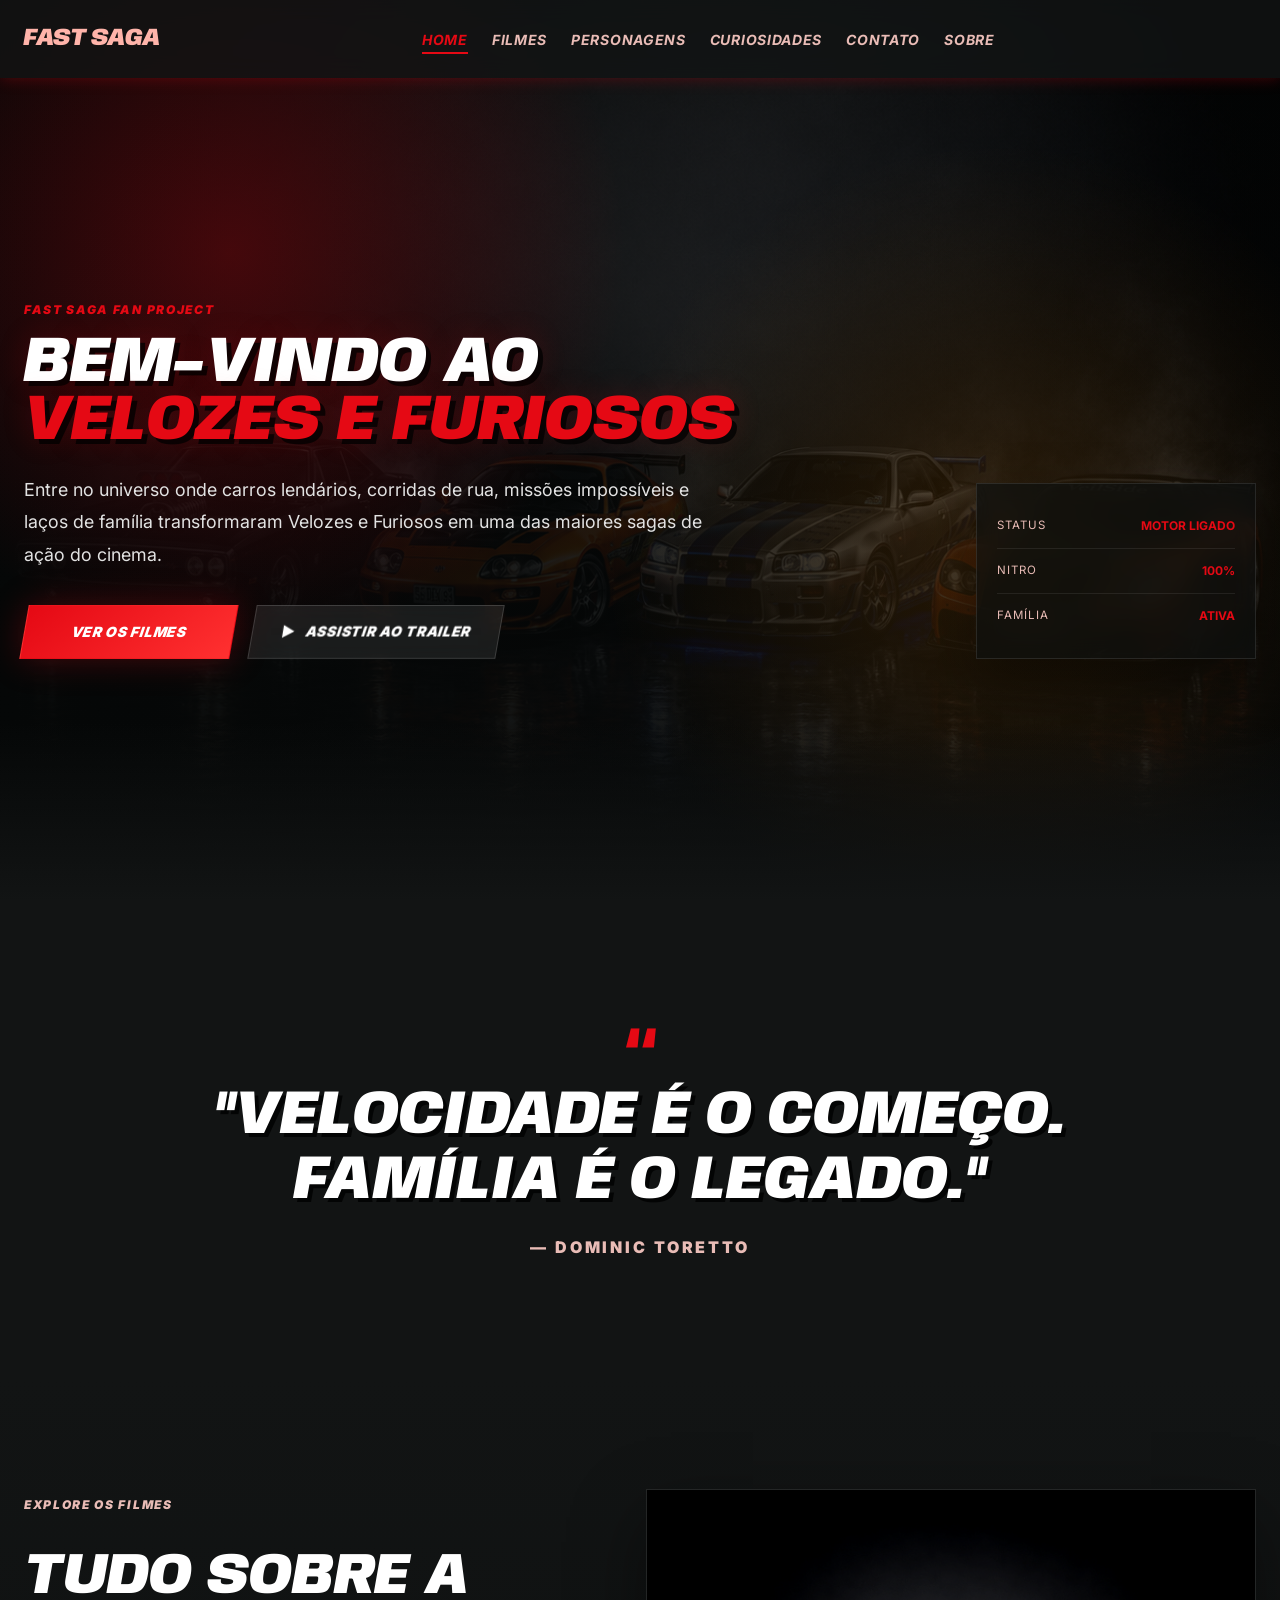
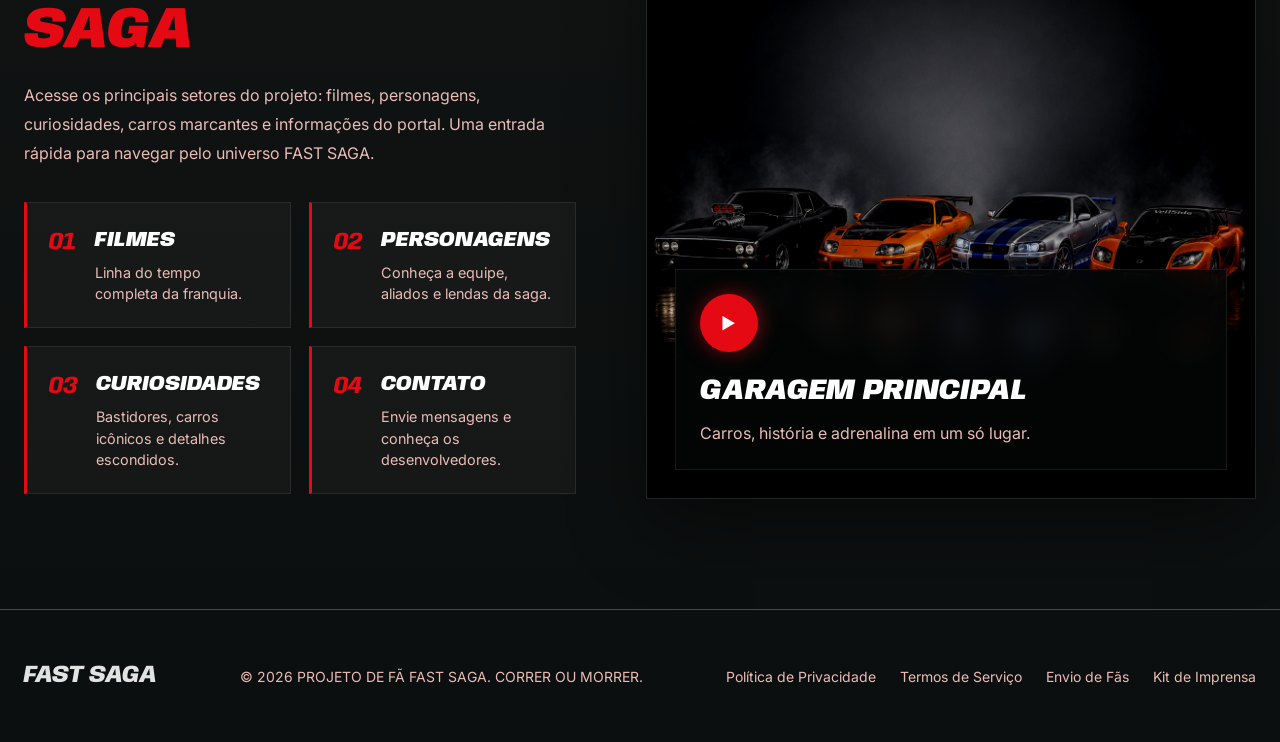
<file: index.html>
<!doctype html>
<html lang="pt-BR">
  <head>
    <meta charset="UTF-8" />
    <meta name="viewport" content="width=device-width, initial-scale=1.0" />

    <title>FAST SAGA - Home</title>

    <link rel="icon" type="image/png" href="img/favicon.ico" />
    <link rel="preconnect" href="https://fonts.googleapis.com" />
    <link rel="preconnect" href="https://fonts.gstatic.com" crossorigin />
    <link
      href="https://fonts.googleapis.com/css2?family=Anybody:ital,wght@0,700;0,800;0,900;1,700;1,800;1,900&family=Inter:wght@400;700&display=swap"
      rel="stylesheet"
    />
    <link
      href="https://fonts.googleapis.com/css2?family=Material+Symbols+Outlined:wght,FILL@100..700,0..1&display=swap"
      rel="stylesheet"
    />

    <link rel="stylesheet" href="./css/style.css" />
    <script src="./js/components.js" defer></script>
  </head>

  <body>
    <header-navbar active="home"></header-navbar>

    <main class="home-main">
      <section class="home-hero" aria-labelledby="home-title">
        <div class="container home-hero-wrapper">
          <div class="home-hero-content">
            <p class="home-eyebrow">FAST SAGA FAN PROJECT</p>

            <h1 id="home-title" class="home-title">
              Bem-vindo ao
              <span>Velozes e Furiosos</span>
            </h1>

            <p class="home-description">
              Entre no universo onde carros lendários, corridas de rua, missões
              impossíveis e laços de família transformaram Velozes e Furiosos em
              uma das maiores sagas de ação do cinema.
            </p>

            <div class="home-actions">
              <a href="./filme.html" class="home-btn home-btn-primary">
                Ver os Filmes
              </a>

              <a
                href="https://www.youtube.com/watch?v=DXc8tiB8TBI"
                class="home-btn home-btn-glass"
              >
                <span>▶</span>
                Assistir ao Trailer
              </a>
            </div>
          </div>

          <aside class="home-status-card" aria-label="Status da garagem">
            <div>
              <span>Status</span>
              <strong>Motor ligado</strong>
            </div>

            <div>
              <span>Nitro</span>
              <strong>100%</strong>
            </div>

            <div>
              <span>Família</span>
              <strong>Ativa</strong>
            </div>
          </aside>
        </div>
      </section>

      <section class="home-quote">
        <div class="container home-quote-content">
          <span>“</span>
          <blockquote>"Velocidade é o começo. Família é o legado."</blockquote>
          <p>— DOMINIC TORETTO</p>
        </div>
      </section>

      <section class="home-archive" id="arquivo">
        <div class="container home-archive-grid">
          <div class="home-archive-content">
            <p class="home-eyebrow">explore os filmes</p>

            <h2>
              Tudo sobre a
              <span>saga</span>
            </h2>

            <p>
              Acesse os principais setores do projeto: filmes, personagens,
              curiosidades, carros marcantes e informações do portal. Uma
              entrada rápida para navegar pelo universo FAST SAGA.
            </p>

            <div class="home-archive-links">
              <a href="./filme.html" class="home-archive-link">
                <strong>01</strong>
                <div>
                  <h3>Filmes</h3>
                  <p>Linha do tempo completa da franquia.</p>
                </div>
              </a>

              <a href="./personagens.html" class="home-archive-link">
                <strong>02</strong>
                <div>
                  <h3>Personagens</h3>
                  <p>Conheça a equipe, aliados e lendas da saga.</p>
                </div>
              </a>

              <a href="./curiosidades.html" class="home-archive-link">
                <strong>03</strong>
                <div>
                  <h3>Curiosidades</h3>
                  <p>Bastidores, carros icônicos e detalhes escondidos.</p>
                </div>
              </a>

              <a href="./contato.html" class="home-archive-link">
                <strong>04</strong>
                <div>
                  <h3>Contato</h3>
                  <p>Envie mensagens e conheça os desenvolvedores.</p>
                </div>
              </a>
            </div>
          </div>

          <div class="home-showcase-card">
            <img src="./img/ff.png" alt="Carros icônicos da saga reunidos" />

            <div class="home-showcase-overlay">
              <a
                href="https://www.youtube.com/watch?v=tVSJVSATKOc"
                class="play-link"
              >
                <span>▶</span>
              </a>
              <h3>Garagem principal</h3>
              <p>Carros, história e adrenalina em um só lugar.</p>
            </div>
          </div>
        </div>
      </section>
    </main>

    <footer-section></footer-section>
  </body>
</html>
</file>
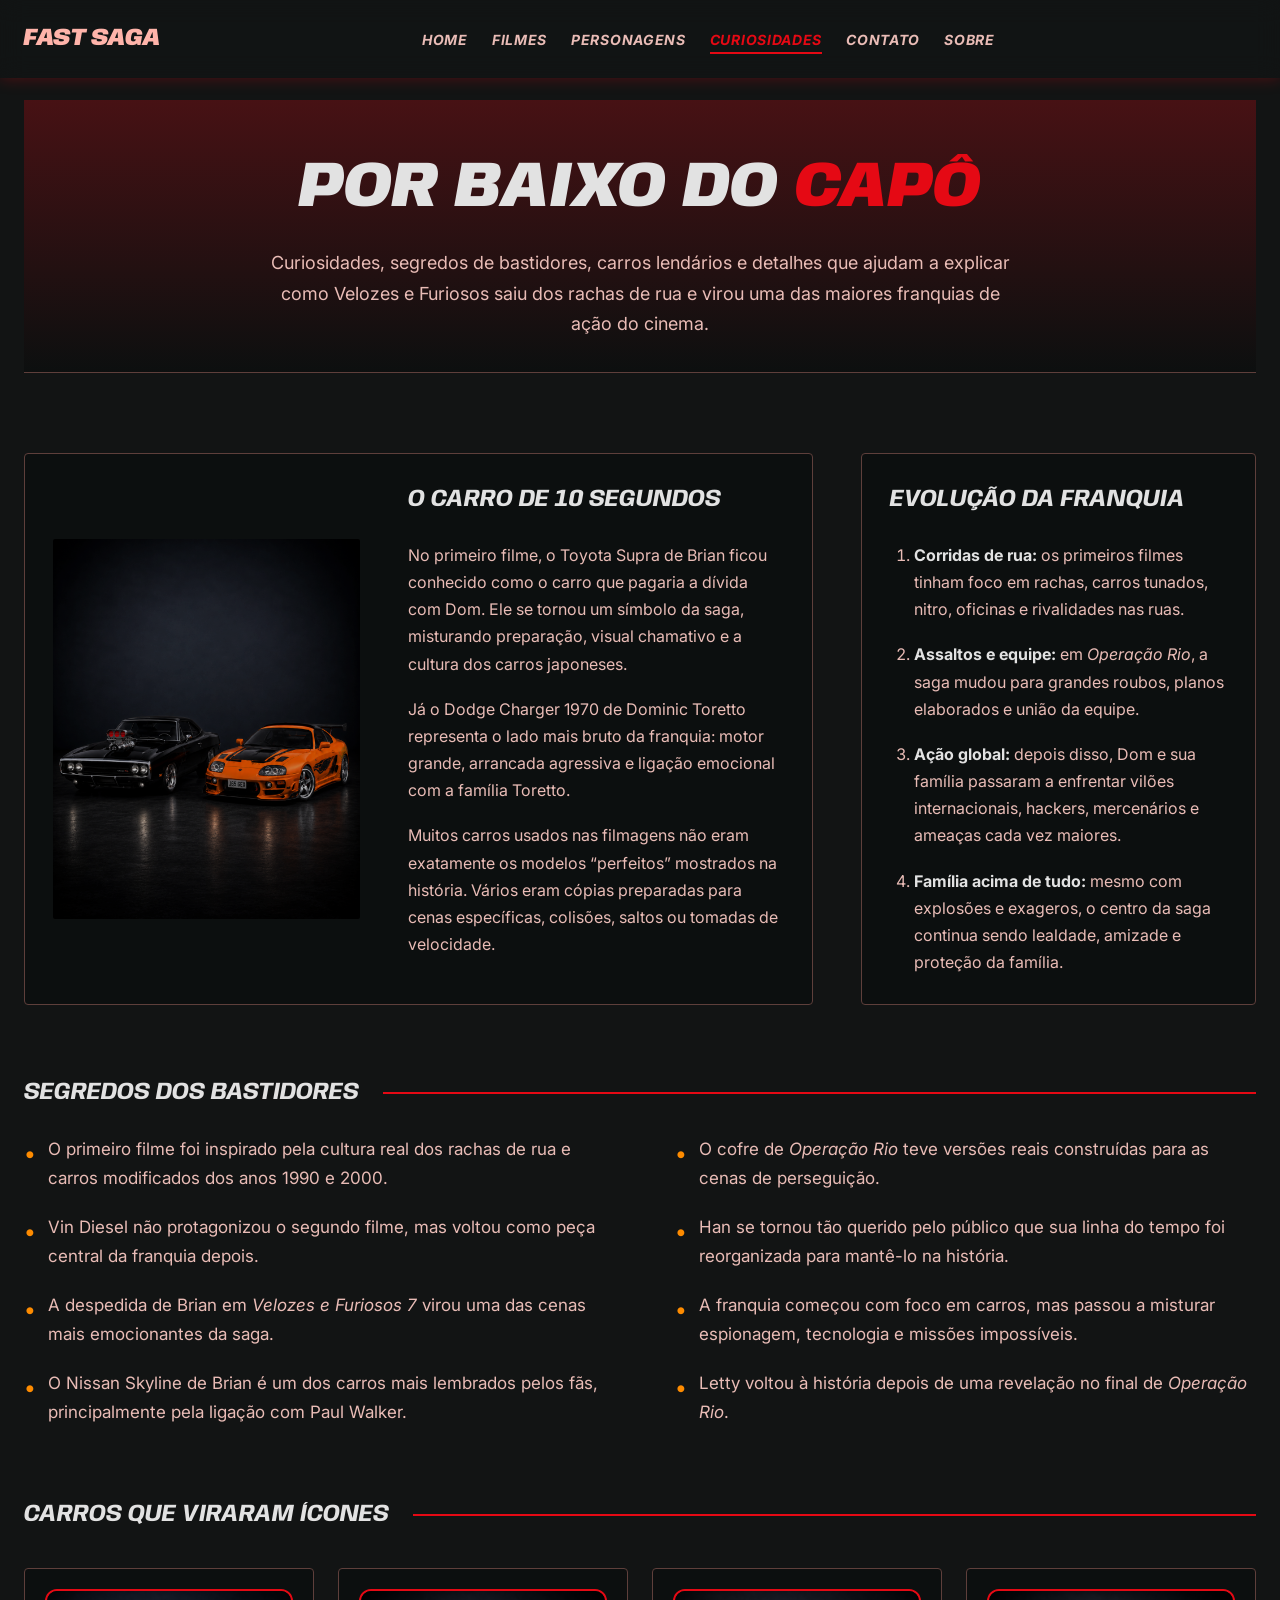
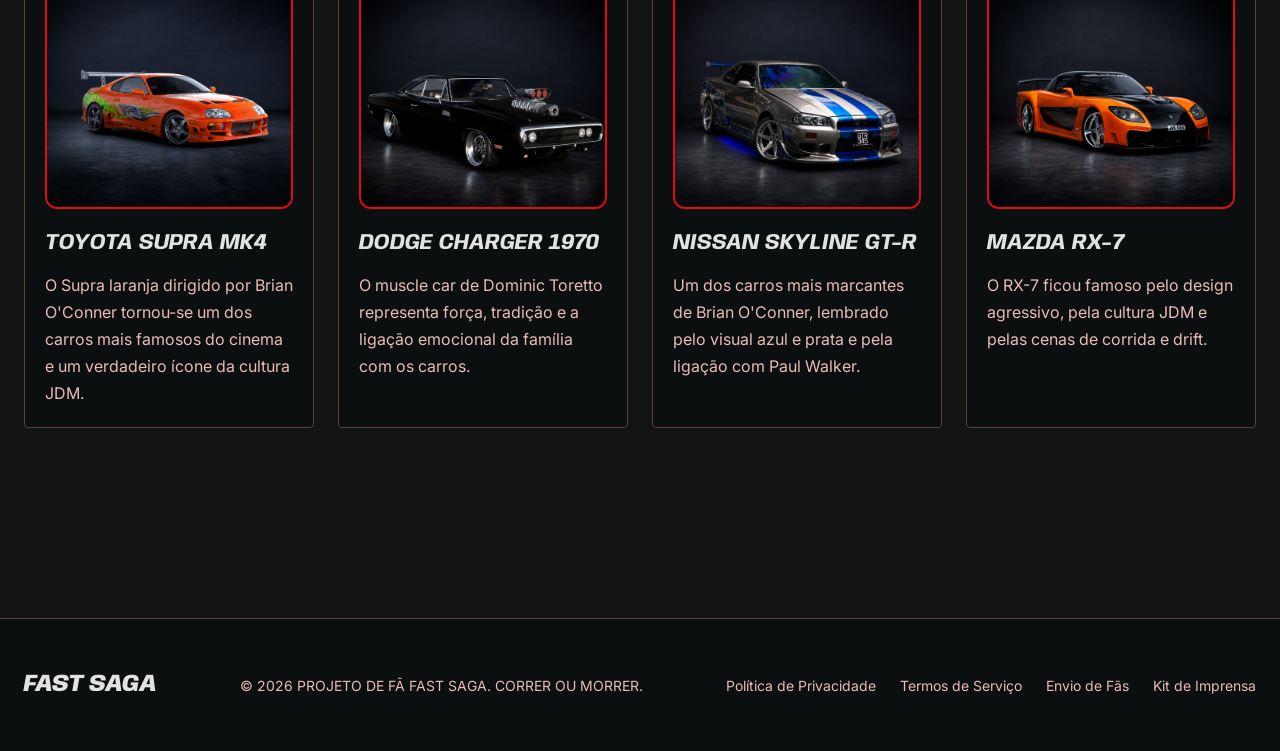
<file: curiosidades.html>
<!doctype html>
<html lang="pt-br">
  <head>
    <meta charset="utf-8" />
    <meta name="viewport" content="width=device-width, initial-scale=1.0" />

    <title>FAST SAGA - Curiosidades</title>
    <link rel="icon" type="image/png" href="img/favicon.ico" />
    <link rel="preconnect" href="https://fonts.googleapis.com" />
    <link rel="preconnect" href="https://fonts.gstatic.com" crossorigin />
    <link
      href="https://fonts.googleapis.com/css2?family=Anybody:ital,wght@0,700;0,800;0,900;1,700;1,800;1,900&family=Inter:wght@400;700&display=swap"
      rel="stylesheet"
    />
    <link
      href="https://fonts.googleapis.com/css2?family=Material+Symbols+Outlined:wght,FILL@100..700,0..1&display=swap"
      rel="stylesheet"
    />

    <link rel="stylesheet" href="css/style.css" />

    <script src="js/components.js" defer></script>
    <script src="js/main.js" defer></script>
  </head>

  <body>
    <header-navbar active="curiosities"></header-navbar>

    <main class="movies-main">
      <section class="container movies-section">
        <div class="page-title">
          <h1>POR BAIXO DO <span>CAPÔ</span></h1>

          <p>
            Curiosidades, segredos de bastidores, carros lendários e detalhes
            que ajudam a explicar como Velozes e Furiosos saiu dos rachas de rua
            e virou uma das maiores franquias de ação do cinema.
          </p>
        </div>

        <div class="curiosities-grid">
          <article class="curiosity-card wide">
            <div class="car-image">
              <img
                src="img/chargersupra.png"
                alt="Toyota Supra & Dodge Charger"
              />
            </div>

            <div>
              <h2>O CARRO DE 10 SEGUNDOS</h2>

              <p>
                No primeiro filme, o Toyota Supra de Brian ficou conhecido como
                o carro que pagaria a dívida com Dom. Ele se tornou um símbolo
                da saga, misturando preparação, visual chamativo e a cultura dos
                carros japoneses.
              </p>

              <p>
                Já o Dodge Charger 1970 de Dominic Toretto representa o lado
                mais bruto da franquia: motor grande, arrancada agressiva e
                ligação emocional com a família Toretto.
              </p>

              <p>
                Muitos carros usados nas filmagens não eram exatamente os
                modelos “perfeitos” mostrados na história. Vários eram cópias
                preparadas para cenas específicas, colisões, saltos ou tomadas
                de velocidade.
              </p>
            </div>
          </article>

          <aside class="curiosity-card">
            <h2>EVOLUÇÃO DA FRANQUIA</h2>

            <ol class="evolution-list">
              <li>
                <strong>Corridas de rua:</strong>
                os primeiros filmes tinham foco em rachas, carros tunados,
                nitro, oficinas e rivalidades nas ruas.
              </li>

              <li>
                <strong>Assaltos e equipe:</strong>
                em <em>Operação Rio</em>, a saga mudou para grandes roubos,
                planos elaborados e união da equipe.
              </li>

              <li>
                <strong>Ação global:</strong>
                depois disso, Dom e sua família passaram a enfrentar vilões
                internacionais, hackers, mercenários e ameaças cada vez maiores.
              </li>

              <li>
                <strong>Família acima de tudo:</strong>
                mesmo com explosões e exageros, o centro da saga continua sendo
                lealdade, amizade e proteção da família.
              </li>
            </ol>
          </aside>
        </div>

        <section class="secrets-section">
          <h2>SEGREDOS DOS BASTIDORES</h2>

          <ul class="secrets-grid">
            <li>
              O primeiro filme foi inspirado pela cultura real dos rachas de rua
              e carros modificados dos anos 1990 e 2000.
            </li>

            <li>
              O cofre de <em>Operação Rio</em> teve versões reais construídas
              para as cenas de perseguição.
            </li>

            <li>
              Vin Diesel não protagonizou o segundo filme, mas voltou como peça
              central da franquia depois.
            </li>

            <li>
              Han se tornou tão querido pelo público que sua linha do tempo foi
              reorganizada para mantê-lo na história.
            </li>

            <li>
              A despedida de Brian em <em>Velozes e Furiosos 7</em> virou uma
              das cenas mais emocionantes da saga.
            </li>

            <li>
              A franquia começou com foco em carros, mas passou a misturar
              espionagem, tecnologia e missões impossíveis.
            </li>

            <li>
              O Nissan Skyline de Brian é um dos carros mais lembrados pelos
              fãs, principalmente pela ligação com Paul Walker.
            </li>

            <li>
              Letty voltou à história depois de uma revelação no final de
              <em>Operação Rio</em>.
            </li>
          </ul>
        </section>

        <section class="secrets-section curiosities-extra">
          <h2>CARROS QUE VIRARAM ÍCONES</h2>

          <div class="iconic-cars">
            <article class="iconic-card">
              <div class="iconic-image">
                <img src="img/supra.png" alt="Toyota Supra MK4" />
              </div>

              <h3>Toyota Supra MK4</h3>

              <p>
                O Supra laranja dirigido por Brian O'Conner tornou-se um dos
                carros mais famosos do cinema e um verdadeiro ícone da cultura
                JDM.
              </p>
            </article>

            <article class="iconic-card">
              <div class="iconic-image">
                <img src="img/charger.png" alt="Dodge Charger 1970" />
              </div>

              <h3>Dodge Charger 1970</h3>

              <p>
                O muscle car de Dominic Toretto representa força, tradição e a
                ligação emocional da família com os carros.
              </p>
            </article>

            <article class="iconic-card">
              <div class="iconic-image">
                <img src="img/gtr.png" alt="Nissan Skyline GT-R" />
              </div>

              <h3>Nissan Skyline GT-R</h3>

              <p>
                Um dos carros mais marcantes de Brian O'Conner, lembrado pelo
                visual azul e prata e pela ligação com Paul Walker.
              </p>
            </article>

            <article class="iconic-card">
              <div class="iconic-image">
                <img src="img/rx7.png" alt="Mazda RX-7" />
              </div>

              <h3>Mazda RX-7</h3>

              <p>
                O RX-7 ficou famoso pelo design agressivo, pela cultura JDM e
                pelas cenas de corrida e drift.
              </p>
            </article>
          </div>
        </section>
      </section>
    </main>

    <footer-section></footer-section>
  </body>
</html>
</file>
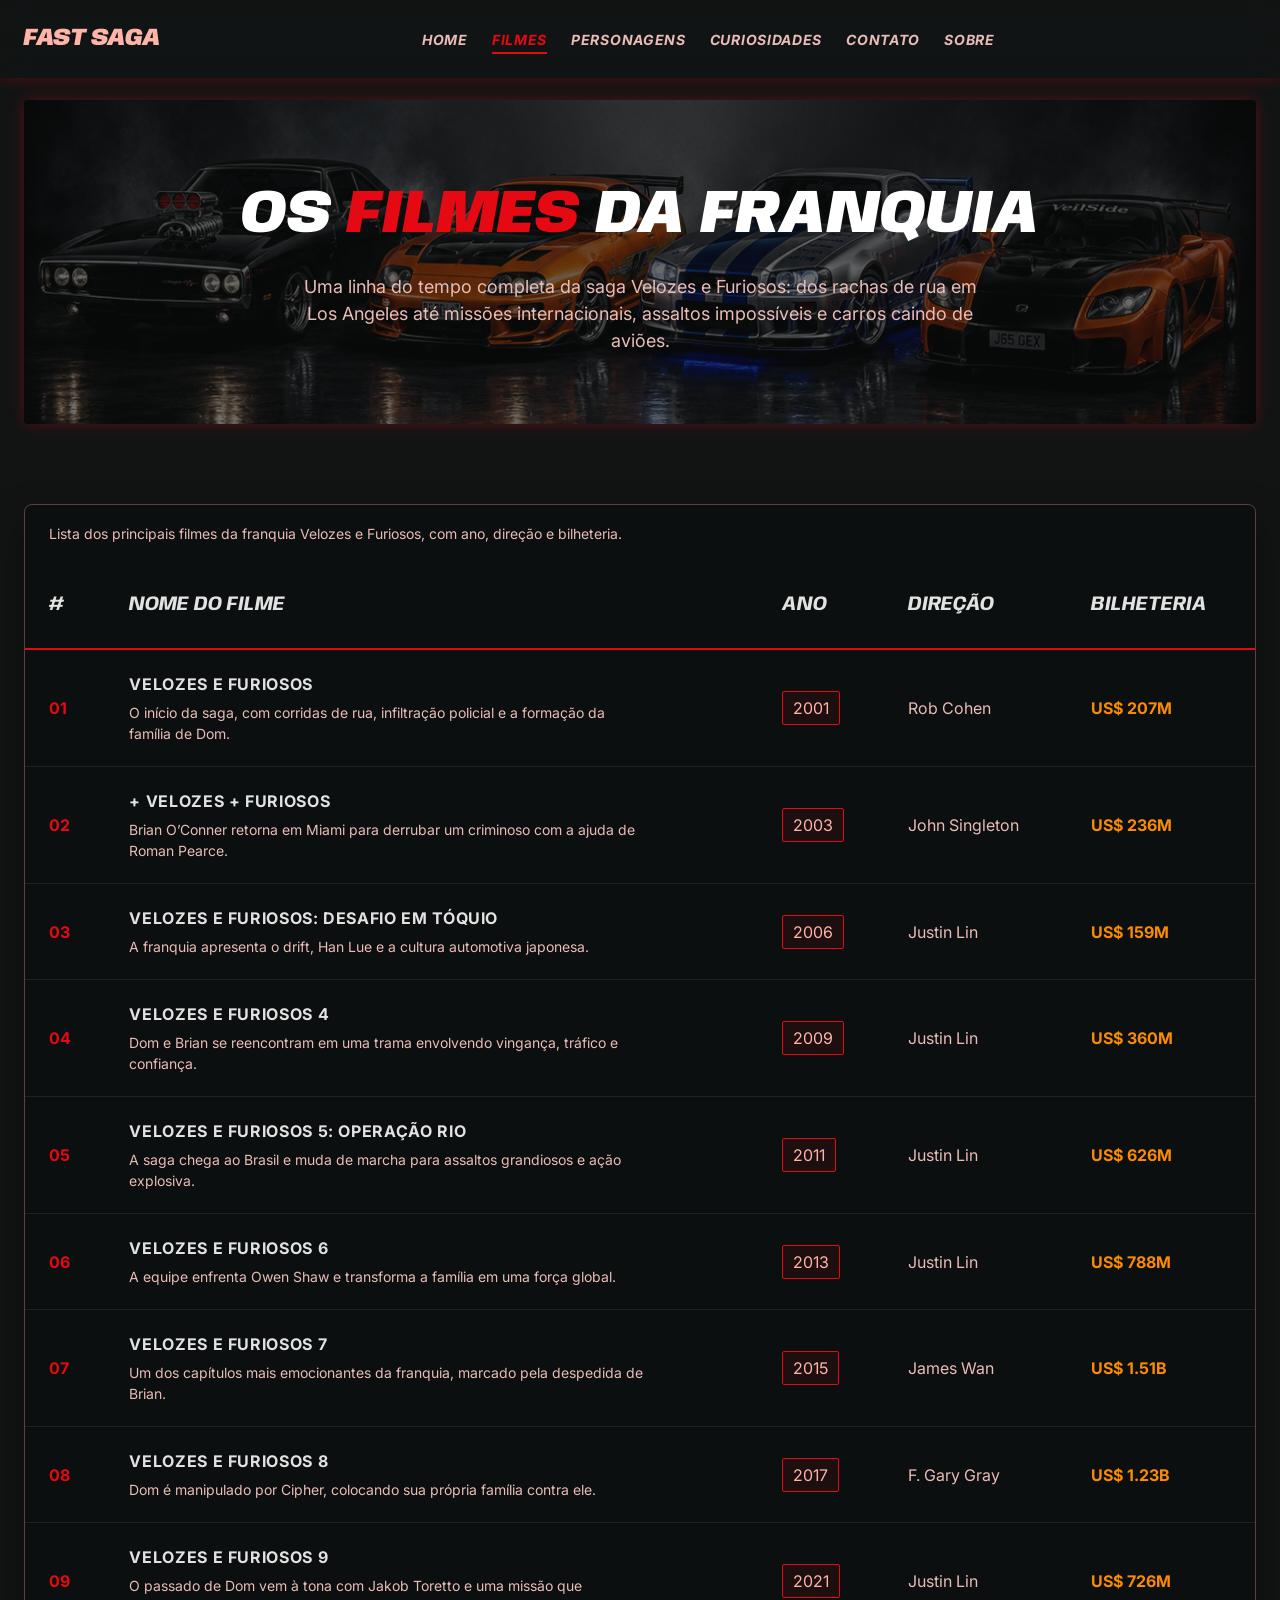
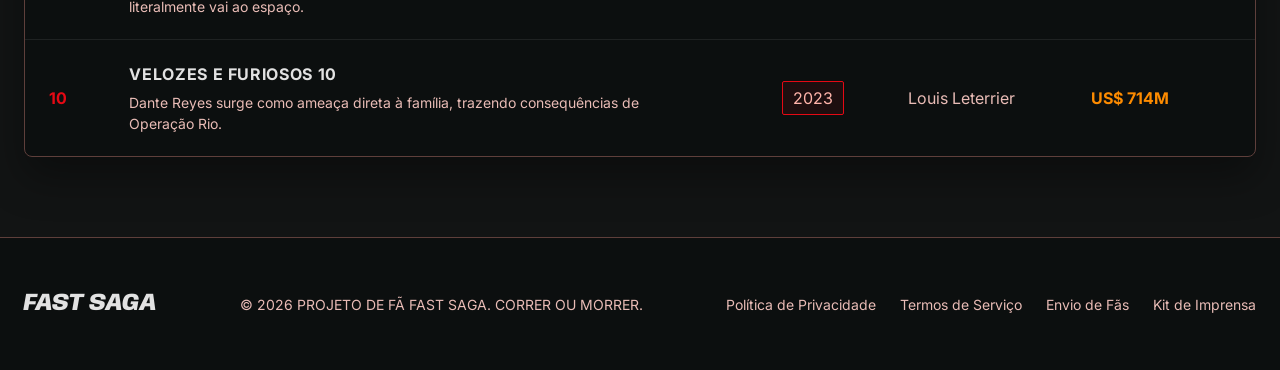
<file: filme.html>
<!doctype html>
<html lang="pt-br">
  <head>
    <meta charset="utf-8" />
    <meta name="viewport" content="width=device-width, initial-scale=1.0" />
    <title>FAST SAGA - Filmes</title>

    <link rel="icon" type="image/png" href="img/favicon.ico" />
    <link rel="preconnect" href="https://fonts.googleapis.com" />
    <link rel="preconnect" href="https://fonts.gstatic.com" crossorigin />
    <link
      href="https://fonts.googleapis.com/css2?family=Anybody:ital,wght@0,700;0,800;0,900;1,700;1,800;1,900&family=Inter:wght@400;700&display=swap"
      rel="stylesheet"
    />
    <link
      href="https://fonts.googleapis.com/css2?family=Material+Symbols+Outlined:wght,FILL@100..700,0..1&display=swap"
      rel="stylesheet"
    />

    <link rel="stylesheet" href="css/style.css" />

    <script src="js/components.js" defer></script>
    <script src="js/main.js" defer></script>
  </head>

  <body>
    <header-navbar active="movies"></header-navbar>

    <main class="movies-main">
      <section class="container movies-section">
        <div class="movies-hero">
          <h1>OS <span>FILMES</span> DA FRANQUIA</h1>
          <p>
            Uma linha do tempo completa da saga Velozes e Furiosos: dos rachas
            de rua em Los Angeles até missões internacionais, assaltos
            impossíveis e carros caindo de aviões.
          </p>
        </div>

        <div class="movies-table-wrapper">
          <table class="movies-table">
            <caption>
              Lista dos principais filmes da franquia Velozes e Furiosos, com
              ano, direção e bilheteria.
            </caption>

            <thead>
              <tr>
                <th scope="col">#</th>
                <th scope="col">Nome do Filme</th>
                <th scope="col">Ano</th>
                <th scope="col">Direção</th>
                <th scope="col">Bilheteria</th>
              </tr>
            </thead>

            <tbody>
              <tr>
                <td>01</td>
                <td>
                  <strong>Velozes e Furiosos</strong>
                  <span
                    >O início da saga, com corridas de rua, infiltração policial
                    e a formação da família de Dom.</span
                  >
                </td>
                <td><span class="year">2001</span></td>
                <td>Rob Cohen</td>
                <td class="money">US$ 207M</td>
              </tr>

              <tr>
                <td>02</td>
                <td>
                  <strong>+ Velozes + Furiosos</strong>
                  <span
                    >Brian O’Conner retorna em Miami para derrubar um criminoso
                    com a ajuda de Roman Pearce.</span
                  >
                </td>
                <td><span class="year">2003</span></td>
                <td>John Singleton</td>
                <td class="money">US$ 236M</td>
              </tr>

              <tr>
                <td>03</td>
                <td>
                  <strong>Velozes e Furiosos: Desafio em Tóquio</strong>
                  <span
                    >A franquia apresenta o drift, Han Lue e a cultura
                    automotiva japonesa.</span
                  >
                </td>
                <td><span class="year">2006</span></td>
                <td>Justin Lin</td>
                <td class="money">US$ 159M</td>
              </tr>

              <tr>
                <td>04</td>
                <td>
                  <strong>Velozes e Furiosos 4</strong>
                  <span
                    >Dom e Brian se reencontram em uma trama envolvendo
                    vingança, tráfico e confiança.</span
                  >
                </td>
                <td><span class="year">2009</span></td>
                <td>Justin Lin</td>
                <td class="money">US$ 360M</td>
              </tr>

              <tr>
                <td>05</td>
                <td>
                  <strong>Velozes e Furiosos 5: Operação Rio</strong>
                  <span
                    >A saga chega ao Brasil e muda de marcha para assaltos
                    grandiosos e ação explosiva.</span
                  >
                </td>
                <td><span class="year">2011</span></td>
                <td>Justin Lin</td>
                <td class="money">US$ 626M</td>
              </tr>

              <tr>
                <td>06</td>
                <td>
                  <strong>Velozes e Furiosos 6</strong>
                  <span
                    >A equipe enfrenta Owen Shaw e transforma a família em uma
                    força global.</span
                  >
                </td>
                <td><span class="year">2013</span></td>
                <td>Justin Lin</td>
                <td class="money">US$ 788M</td>
              </tr>

              <tr>
                <td>07</td>
                <td>
                  <strong>Velozes e Furiosos 7</strong>
                  <span
                    >Um dos capítulos mais emocionantes da franquia, marcado
                    pela despedida de Brian.</span
                  >
                </td>
                <td><span class="year">2015</span></td>
                <td>James Wan</td>
                <td class="money">US$ 1.51B</td>
              </tr>

              <tr>
                <td>08</td>
                <td>
                  <strong>Velozes e Furiosos 8</strong>
                  <span
                    >Dom é manipulado por Cipher, colocando sua própria família
                    contra ele.</span
                  >
                </td>
                <td><span class="year">2017</span></td>
                <td>F. Gary Gray</td>
                <td class="money">US$ 1.23B</td>
              </tr>

              <tr>
                <td>09</td>
                <td>
                  <strong>Velozes e Furiosos 9</strong>
                  <span
                    >O passado de Dom vem à tona com Jakob Toretto e uma missão
                    que literalmente vai ao espaço.</span
                  >
                </td>
                <td><span class="year">2021</span></td>
                <td>Justin Lin</td>
                <td class="money">US$ 726M</td>
              </tr>

              <tr>
                <td>10</td>
                <td>
                  <strong>Velozes e Furiosos 10</strong>
                  <span
                    >Dante Reyes surge como ameaça direta à família, trazendo
                    consequências de Operação Rio.</span
                  >
                </td>
                <td><span class="year">2023</span></td>
                <td>Louis Leterrier</td>
                <td class="money">US$ 714M</td>
              </tr>
            </tbody>
          </table>
        </div>
      </section>
    </main>

    <footer-section></footer-section>
  </body>
</html>
</file>
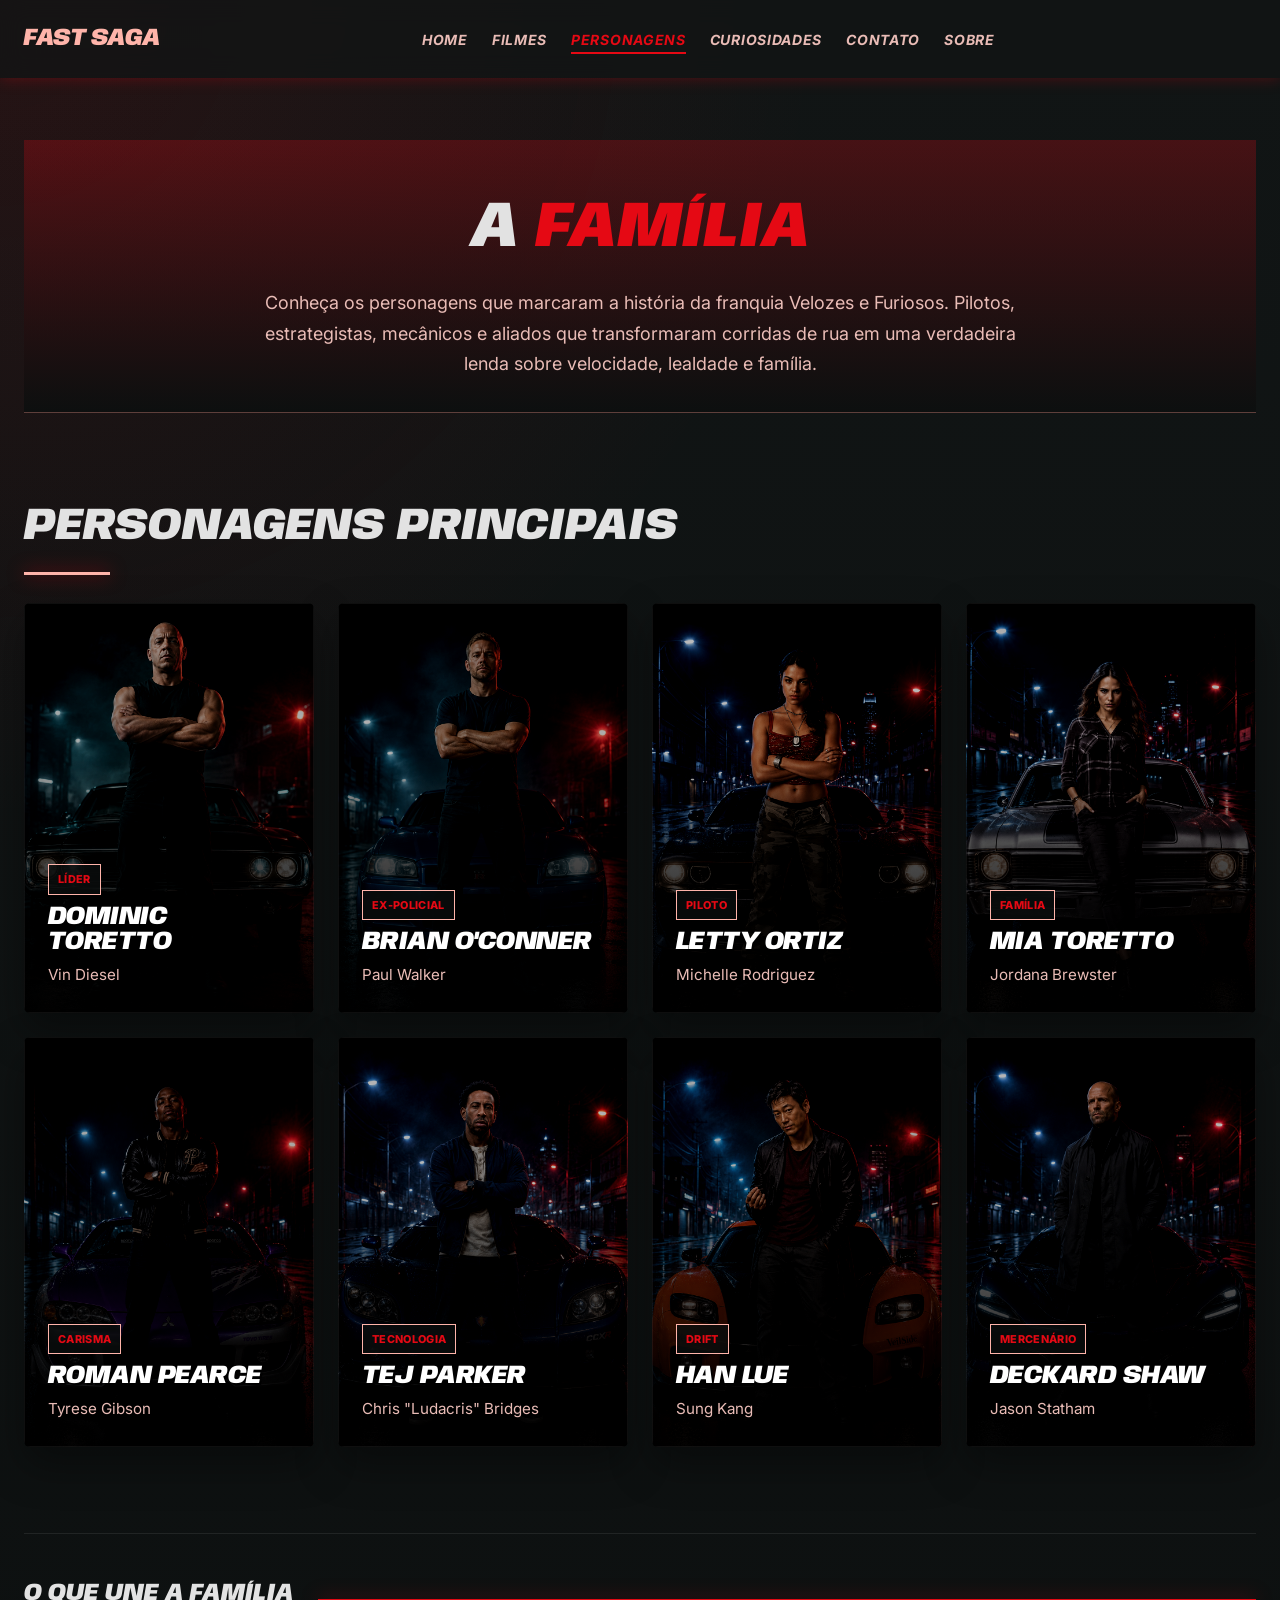
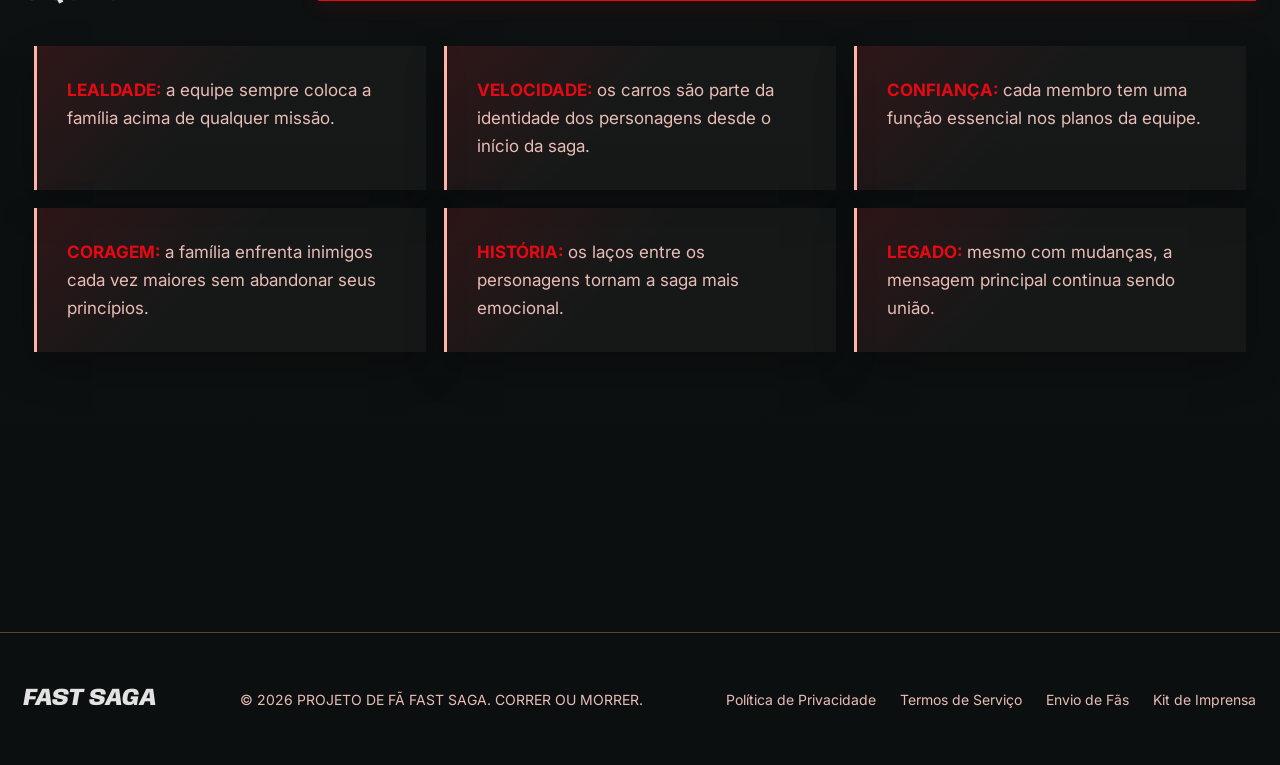
<file: personagens.html>
<!doctype html>
<html lang="pt-br">
  <head>
    <meta charset="utf-8" />

    <meta name="viewport" content="width=device-width, initial-scale=1.0" />

    <title>FAST SAGA - Personagens</title>

    <link rel="icon" type="image/png" href="img/favicon.ico" />

    <link rel="preconnect" href="https://fonts.googleapis.com" />
    <link rel="preconnect" href="https://fonts.gstatic.com" crossorigin />

    <link
      href="https://fonts.googleapis.com/css2?family=Anybody:ital,wght@0,700;0,800;0,900;1,700;1,800;1,900&family=Inter:wght@400;700&display=swap"
      rel="stylesheet"
    />

    <link
      href="https://fonts.googleapis.com/css2?family=Material+Symbols+Outlined:wght,FILL@100..700,0..1&display=swap"
      rel="stylesheet"
    />

    <link rel="stylesheet" href="css/style.css" />

    <script src="js/components.js" defer></script>
    <script src="js/main.js" defer></script>
  </head>

  <body>
    <header-navbar active="characters"></header-navbar>

    <main class="movies-main characters-main">
      <section class="container characters-section">
        <div class="page-title">
          <h1>A <span>FAMÍLIA</span></h1>

          <p>
            Conheça os personagens que marcaram a história da franquia Velozes e
            Furiosos. Pilotos, estrategistas, mecânicos e aliados que
            transformaram corridas de rua em uma verdadeira lenda sobre
            velocidade, lealdade e família.
          </p>
        </div>

        <section
          class="characters-grid-section"
          aria-labelledby="characters-grid-title"
        >
          <h2 id="characters-grid-title" class="section-heading">
            PERSONAGENS PRINCIPAIS
          </h2>

          <div class="characters-grid">
            <article class="character-card">
              <figure class="character-image">
                <img src="img/toretto.png" alt="Dominic Toretto" />
              </figure>

              <div class="character-content">
                <span class="character-tag">Líder</span>
                <h3>Dominic Toretto</h3>
                <p>Vin Diesel</p>
              </div>
            </article>

            <article class="character-card">
              <figure class="character-image">
                <img src="img/brian.png" alt="Brian O'Conner" />
              </figure>

              <div class="character-content">
                <span class="character-tag">Ex-policial</span>
                <h3>Brian O'Conner</h3>
                <p>Paul Walker</p>
              </div>
            </article>

            <article class="character-card">
              <figure class="character-image">
                <img src="img/letty.png" alt="Letty Ortiz" />
              </figure>

              <div class="character-content">
                <span class="character-tag">Piloto</span>
                <h3>Letty Ortiz</h3>
                <p>Michelle Rodriguez</p>
              </div>
            </article>

            <article class="character-card">
              <figure class="character-image">
                <img src="img/mia.png" alt="Mia Toretto" />
              </figure>

              <div class="character-content">
                <span class="character-tag">Família</span>
                <h3>Mia Toretto</h3>
                <p>Jordana Brewster</p>
              </div>
            </article>

            <article class="character-card">
              <figure class="character-image">
                <img src="img/roman.png" alt="Roman Pearce" />
              </figure>

              <div class="character-content">
                <span class="character-tag">Carisma</span>
                <h3>Roman Pearce</h3>
                <p>Tyrese Gibson</p>
              </div>
            </article>

            <article class="character-card">
              <figure class="character-image">
                <img src="img/tej.png" alt="Tej Parker" />
              </figure>

              <div class="character-content">
                <span class="character-tag">Tecnologia</span>
                <h3>Tej Parker</h3>
                <p>Chris "Ludacris" Bridges</p>
              </div>
            </article>

            <article class="character-card">
              <figure class="character-image">
                <img src="img/han.png" alt="Han Lue" />
              </figure>

              <div class="character-content">
                <span class="character-tag">Drift</span>
                <h3>Han Lue</h3>
                <p>Sung Kang</p>
              </div>
            </article>

            <article class="character-card">
              <figure class="character-image">
                <img src="img/deckard.png" alt="Deckard Shaw" />
              </figure>

              <div class="character-content">
                <span class="character-tag">Mercenário</span>
                <h3>Deckard Shaw</h3>
                <p>Jason Statham</p>
              </div>
            </article>
          </div>
        </section>

        <section class="secrets-section characters-family-section">
          <h2>O QUE UNE A FAMÍLIA</h2>

          <ul class="secrets-grid">
            <li>
              <strong>Lealdade:</strong>
              a equipe sempre coloca a família acima de qualquer missão.
            </li>

            <li>
              <strong>Velocidade:</strong>
              os carros são parte da identidade dos personagens desde o início
              da saga.
            </li>

            <li>
              <strong>Confiança:</strong>
              cada membro tem uma função essencial nos planos da equipe.
            </li>

            <li>
              <strong>Coragem:</strong>
              a família enfrenta inimigos cada vez maiores sem abandonar seus
              princípios.
            </li>

            <li>
              <strong>História:</strong>
              os laços entre os personagens tornam a saga mais emocional.
            </li>

            <li>
              <strong>Legado:</strong>
              mesmo com mudanças, a mensagem principal continua sendo união.
            </li>
          </ul>
        </section>
      </section>
    </main>

    <footer-section></footer-section>
  </body>
</html>
</file>
<file: css/style.css>
/* ==========================================================================
   FAST SAGA - Design System and Base Stylesheet
   ========================================================================== */

/* Design Tokens (CSS Variables) */
:root {
  /* Colors */
  --bg-color: #121414; /* surface */
  --on-bg-color: #e2e2e2; /* on-surface */
  --primary-color: #ffb4aa; /* primary light */
  --primary-container: #e50914; /* main fast red */
  --secondary-color: #ffb77d; /* secondary accent */
  --secondary-container: #fd8b00; /* fast orange */
  --surface-container: #1e2020; /* container background */
  --surface-container-low: #1a1c1c; /* lower depth card bg */
  --surface-container-lowest: #0c0f0f; /* lowest background */
  --outline: #af8782; /* border outline */
  --outline-variant: #5e3f3b; /* dark border variant */
  --on-surface-variant: #e9bcb6; /* muted text color */
  --white: #ffffff;

  /* Font Families */
  --font-display: "Anybody", sans-serif;
  --font-body: "Inter", sans-serif;

  /* Spacing */
  --container-max: 1280px;
  --gutter: 24px;
  --spacing-xs: 4px;
  --spacing-base: 8px;
  --spacing-sm: 12px;
  --spacing-md: 24px;
  --spacing-lg: 48px;
  --spacing-xl: 80px;

  /* Border Radius */
  --radius-default: 0.125rem;
  --radius-lg: 0.25rem;
  --radius-xl: 0.5rem;
  --radius-full: 0.75rem;

  /* Shadows and Effects */
  --shadow-red: 0 0 15px rgba(229, 9, 20, 0.3);
  --shadow-red-strong: 0 0 20px rgba(229, 9, 20, 0.5);
  --shadow-orange: 0 0 20px rgba(253, 139, 0, 0.5);
  --backdrop-blur: blur(12px);
}

/* ==========================================================================
   Reset and Base Layout
   ========================================================================== */
*,
*::before,
*::after {
  box-sizing: border-box;
  margin: 0;
  padding: 0;
}

body {
  background-color: var(--bg-color);
  color: var(--on-bg-color);
  font-family: var(--font-body);
  font-size: 16px;
  line-height: 1.5;
  -webkit-font-smoothing: antialiased;
  -moz-osx-font-smoothing: grayscale;
  min-height: 100vh;
  display: flex;
  flex-direction: column;
  overflow-x: hidden;
}

/* Custom Scrollbar */
::-webkit-scrollbar {
  width: 8px;
}

::-webkit-scrollbar-track {
  background: var(--surface-container-lowest);
}

::-webkit-scrollbar-thumb {
  background: var(--primary-container);
  border-radius: var(--radius-lg);
}

::-webkit-scrollbar-thumb:hover {
  background: var(--secondary-container);
}

/* Container Utility */
.container {
  width: 100%;
  max-width: var(--container-max);
  margin-left: auto;
  margin-right: auto;
  padding-left: var(--gutter);
  padding-right: var(--gutter);
}

/* Buttons */
.btn {
  font-family: var(--font-body);
  font-weight: 700;
  font-style: italic;
  font-size: 14px;
  text-transform: uppercase;
  letter-spacing: 0.05em;
  padding: 10px 24px;
  border-radius: var(--radius-default);
  border: none;
  cursor: pointer;
  transition: all 0.3s cubic-bezier(0.25, 0.46, 0.45, 0.94);
  text-decoration: none;
  display: inline-flex;
  align-items: center;
  justify-content: center;
}

.btn-primary {
  background: linear-gradient(
    135deg,
    var(--primary-container),
    var(--secondary-container)
  );
  color: var(--white);
}

.btn-primary:hover {
  transform: scale(1.05);
  box-shadow: var(--shadow-red-strong);
}

.btn-primary:active {
  transform: scale(0.95);
}

.btn-outline {
  background: transparent;
  color: var(--on-bg-color);
  border: 1px solid rgba(255, 255, 255, 0.1);
}

.btn-outline:hover {
  border-color: var(--primary-container);
  color: var(--primary-color);
}

/* ==========================================================================
   Header Component Styles (Nav)
   ========================================================================== */
header-navbar {
  position: fixed;
  top: 0;
  left: 0;
  width: 100%;
  z-index: 100;
  background-color: rgba(18, 20, 20, 0.8);
  backdrop-filter: var(--backdrop-blur);
  -webkit-backdrop-filter: var(--backdrop-blur);
  border-b: 1px solid rgba(255, 255, 255, 0.1);
  box-shadow: var(--shadow-red);
}

.nav-wrapper {
  display: flex;
  justify-content: space-between;
  align-items: center;
  height: 78px;
}

.nav-logo {
  font-family: var(--font-display);
  font-size: 24px;
  font-weight: 900;
  font-style: italic;
  letter-spacing: -0.02em;
  text-decoration: none;
  color: var(--primary-color);
  transition: color 0.3s ease;
}

.nav-logo:hover {
  color: var(--primary-container);
}

.nav-menu {
  display: flex;
  gap: var(--spacing-md);
  list-style: none;
}

.nav-content {
  display: flex;
  align-items: center;
}

.nav-link {
  font-family: var(--font-body);
  font-size: 14px;
  font-weight: 700;
  font-style: italic;
  text-transform: uppercase;
  letter-spacing: 0.05em;
  color: var(--on-surface-variant);
  text-decoration: none;
  padding: 4px 0;
  border-bottom: 2px solid transparent;
  transition: all 0.3s ease;
}

.nav-link:hover {
  color: var(--primary-color);
}

.nav-link.active {
  color: var(--primary-container);
  border-bottom-color: var(--primary-container);
}

.nav-actions {
  display: flex;
  align-items: center;
  gap: var(--spacing-sm);
}

.nav-search-btn {
  background: none;
  border: 1px solid rgba(255, 255, 255, 0.1);
  width: 40px;
  height: 40px;
  border-radius: var(--radius-full);
  color: var(--on-bg-color);
  cursor: pointer;
  display: flex;
  align-items: center;
  justify-content: center;
  transition: all 0.3s ease;
}

.nav-search-btn:hover {
  border-color: var(--primary-container);
  color: var(--primary-container);
}

/* Responsive Nav Menu (Burger Button) */
.nav-toggle {
  display: none;
  background: none;
  border: none;
  color: var(--on-bg-color);
  cursor: pointer;
  font-size: 24px;
}

/* Mobile Navigation Styles */
@media (max-width: 768px) {
  .nav-menu {
    display: none; /* Hide standard menu by default on mobile */
    flex-direction: column;
    position: absolute;
    top: 72px;
    left: 0;
    width: 100%;
    background-color: var(--bg-color);
    border-bottom: 1px solid rgba(255, 255, 255, 0.1);
    padding: var(--spacing-md) var(--gutter);
    gap: var(--spacing-sm);
    box-shadow: 0 10px 15px rgba(0, 0, 0, 0.5);
  }

  .nav-menu.active {
    display: flex;
  }

  .nav-toggle {
    display: block;
  }

  .nav-actions .nav-search-btn {
    display: none; /* Hide search button on mobile toolbar to preserve space */
  }
}

/* ==========================================================================
   Footer Component Styles
   ========================================================================== */
footer-section {
  display: block;
  width: 100%;
  margin-top: auto; /* Push footer to bottom */
  border-top: 1px solid var(--outline-variant);
  background-color: var(--surface-container-lowest);
  padding: var(--spacing-lg) 0;
}

.footer-wrapper {
  display: flex;
  flex-direction: column;
  align-items: center;
  justify-content: space-between;
  gap: var(--spacing-md);
}

@media (min-width: 768px) {
  .footer-wrapper {
    flex-direction: row;
  }
}

.footer-logo {
  font-family: var(--font-display);
  font-size: 24px;
  font-weight: 800;
  font-style: italic;
  color: var(--on-bg-color);
}

.footer-copyright {
  font-size: 14px;
  color: var(--on-surface-variant);
  text-align: center;
}

.footer-links {
  display: flex;
  flex-wrap: wrap;
  justify-content: center;
  gap: var(--spacing-md);
  list-style: none;
}

.footer-link {
  font-size: 14px;
  color: var(--on-surface-variant);
  text-decoration: none;
  transition: color 0.3s ease;
}

.footer-link:hover {
  color: var(--secondary-container);
}

/* ==========================================================================
   Main Content Layout
   ========================================================================== */
main {
  flex-grow: 1;
  padding-top: 100px; /* Offset fixed header */
  padding-bottom: var(--spacing-xl);
  display: flex;
  align-items: center;
  justify-content: center;
}

/* Hello World Foundation Component Styles */
.hero-container {
  text-align: center;
  max-width: 600px;
  padding: var(--spacing-lg);
  border: 1px solid rgba(255, 255, 255, 0.05);
  border-radius: var(--radius-xl);
  background: radial-gradient(
    circle at top left,
    var(--surface-container),
    var(--surface-container-low)
  );
  box-shadow: var(--shadow-red);
  transition:
    border-color 0.4s ease,
    box-shadow 0.4s ease;
}

.hero-container:hover {
  border-color: rgba(229, 9, 20, 0.4);
  box-shadow: var(--shadow-red-strong);
}

.hero-title {
  font-family: var(--font-display);
  font-size: clamp(2.5rem, 5vw, 4rem);
  font-weight: 900;
  font-style: italic;
  text-transform: uppercase;
  line-height: 1.1;
  letter-spacing: -0.02em;
  margin-bottom: var(--spacing-sm);
  color: var(--on-bg-color);
}

.hero-title span {
  background: linear-gradient(
    135deg,
    var(--primary-container),
    var(--secondary-container)
  );
  -webkit-background-clip: text;
  -webkit-text-fill-color: transparent;
  background-clip: text;
  color: var(--primary-container); /* Fallback */
}

.hero-desc {
  font-size: 16px;
  color: var(--on-surface-variant);
  margin-bottom: var(--spacing-md);
}

.hero-meta {
  display: flex;
  gap: var(--spacing-sm);
  justify-content: center;
}

/* =========================================================
   PÁGINA PERSONAGENS / THE FAMILY
========================================================= */

.characters-main {
  width: 100%;
  min-height: 100vh;
  background:
    radial-gradient(circle at top left, rgba(229, 9, 20, 0.1), transparent 32%),
    linear-gradient(180deg, #111515 0%, #0c0f0f 100%);
}

/* TÍTULO DA PÁGINA */

.characters-section {
  padding-top: 40px;
  padding-bottom: 120px;
}

.characters-title {
  margin-bottom: 56px;
}

.characters-title h1 {
  font-family: var(--font-display);
  font-size: clamp(2.8rem, 7vw, 5.8rem);
  font-weight: 900;
  font-style: italic;
  line-height: 0.95;
  text-transform: uppercase;
  color: var(--on-bg-color);
  text-shadow:
    4px 4px 0 rgba(229, 9, 20, 0.95),
    8px 8px 0 rgba(0, 0, 0, 0.65);
}

.characters-title h1 span {
  color: var(--primary-container);
}

.characters-title p {
  max-width: 780px;
  margin: 18px auto 0;
  color: var(--on-surface-variant);
  font-size: clamp(1rem, 1.6vw, 1.16rem);
  line-height: 1.7;
}

/* INTRODUÇÃO */

.characters-intro {
  margin-bottom: 72px;
}

.characters-highlight {
  display: grid;
  grid-template-columns: minmax(280px, 460px) 1fr;
  gap: 36px;
  align-items: center;
  padding: 28px;
  border: 1px solid rgba(255, 255, 255, 0.08);
  background:
    linear-gradient(135deg, rgba(229, 9, 20, 0.12), transparent 38%),
    rgba(255, 255, 255, 0.035);
  box-shadow: 0 22px 55px rgba(0, 0, 0, 0.35);
}

.characters-highlight .car-image {
  width: 100%;
  height: 100%;
  min-height: 310px;
  overflow: hidden;
  border-radius: 6px;
  background: #050707;
}

.characters-highlight .car-image img {
  width: 100%;
  height: 100%;
  min-height: 310px;
  display: block;
  object-fit: cover;
  object-position: center;
  filter: brightness(0.85) contrast(1.08) saturate(1.05);
  transition:
    transform 0.4s ease,
    filter 0.4s ease;
}

.characters-highlight:hover .car-image img {
  transform: scale(1.05);
  filter: brightness(1) contrast(1.12) saturate(1.15);
}

.characters-highlight h2 {
  margin-bottom: 18px;
  font-family: var(--font-display);
  font-size: clamp(1.8rem, 3vw, 3rem);
  font-weight: 900;
  font-style: italic;
  text-transform: uppercase;
  color: var(--on-bg-color);
}

.characters-highlight p {
  color: var(--on-surface-variant);
  font-size: 1rem;
  line-height: 1.75;
}

.characters-highlight p + p {
  margin-top: 14px;
}

/* TÍTULO DE SEÇÃO */

.section-heading {
  margin-bottom: 28px;
  font-family: var(--font-display);
  font-size: clamp(1.7rem, 3.5vw, 3rem);
  font-weight: 900;
  font-style: italic;
  text-transform: uppercase;
  color: var(--on-bg-color);
}

.section-heading::after {
  content: "";
  display: block;
  width: 86px;
  height: 3px;
  margin-top: 12px;
  background: var(--primary-color);
  box-shadow: 0 0 18px rgba(229, 9, 20, 0.75);
}

/* GRID DOS PERSONAGENS */

.characters-grid-section {
  margin-bottom: 86px;
}

.characters-grid {
  display: grid;
  grid-template-columns: repeat(4, minmax(0, 1fr));
  gap: 24px;
}

/* CARD */

.character-card {
  position: relative;
  min-height: 410px;
  overflow: hidden;
  border-radius: 6px;
  background: #050707;
  isolation: isolate;
  cursor: pointer;
  box-shadow: 0 18px 42px rgba(0, 0, 0, 0.36);
}

.character-card::before {
  content: "";
  position: absolute;
  inset: 0;
  z-index: 4;
  border: 1px solid rgba(255, 255, 255, 0.06);
  pointer-events: none;
  transition:
    border-color 0.3s ease,
    box-shadow 0.3s ease;
}

.character-card::after {
  content: "";
  position: absolute;
  inset: auto 0 0 0;
  z-index: 2;
  height: 62%;
  background: linear-gradient(
    180deg,
    transparent 0%,
    rgba(0, 0, 0, 0.58) 36%,
    rgba(0, 0, 0, 0.98) 100%
  );
  pointer-events: none;
}

.character-image {
  width: 100%;
  height: 100%;
  margin: 0;
}

.character-image img {
  width: 100%;
  height: 100%;
  min-height: 410px;
  display: block;
  object-fit: cover;
  object-position: center;
  filter: brightness(0.72) contrast(1.08) saturate(0.95);
  transform: scale(1.02);
  transition:
    transform 0.45s ease,
    filter 0.45s ease;
}

.character-content {
  position: absolute;
  left: 24px;
  right: 24px;
  bottom: 28px;
  z-index: 5;
}

.character-tag {
  display: inline-flex;
  align-items: center;
  justify-content: center;
  margin-bottom: 10px;
  padding: 6px 9px;
  border: 1px solid var(--primary-color);
  background: rgba(10, 13, 13, 0.82);
  color: var(--primary-container);
  font-size: 0.68rem;
  font-weight: 800;
  text-transform: uppercase;
  letter-spacing: 0.03em;
}

.character-content h3 {
  margin: 0 0 8px;
  font-family: var(--font-display);
  color: #ffffff;
  font-size: clamp(1.35rem, 2vw, 1.72rem);
  line-height: 1;
  font-weight: 900;
  font-style: italic;
  text-transform: uppercase;
  letter-spacing: -0.02em;
  text-shadow: 2px 2px 0 rgba(0, 0, 0, 0.85);
}

.character-content p {
  margin: 0;
  color: var(--on-surface-variant);
  font-size: 0.95rem;
  line-height: 1.4;
}

/* HOVER DOS CARDS */

.character-card:hover::before {
  border-color: rgba(229, 9, 20, 0.72);
  box-shadow: inset 0 0 28px rgba(229, 9, 20, 0.12);
}

.character-card:hover .character-image img {
  transform: scale(1.09);
  filter: brightness(0.92) contrast(1.12) saturate(1.12);
}

.character-card:hover .character-tag {
  background: var(--primary-color);
  color: #ffffff;
}

/* SEÇÃO FINAL */

.characters-family-section {
  padding: 42px 0 0;
  border-top: 1px solid rgba(255, 255, 255, 0.08);
}

.characters-family-section h2 {
  margin-bottom: 28px;
  font-family: var(--font-display);
  font-size: clamp(1.8rem, 3.5vw, 3.2rem);
  font-weight: 900;
  font-style: italic;
  text-transform: uppercase;
  color: var(--on-bg-color);
}

.characters-family-section h2::after {
  content: "";
  display: block;
  width: 86px;
  height: 3px;
  margin-top: 12px;
  background: var(--primary-color);
  box-shadow: 0 0 18px rgba(229, 9, 20, 0.75);
}

.characters-family-section .secrets-grid {
  display: grid;
  grid-template-columns: repeat(3, minmax(0, 1fr));
  gap: 18px;
  padding: 10px;
  margin: 0;
  list-style: none;
}

.characters-family-section .secrets-grid li {
  padding: 30px;
  border-left: 3px solid var(--primary-color);
  background:
    linear-gradient(135deg, rgba(229, 9, 20, 0.12), transparent 45%),
    rgba(255, 255, 255, 0.035);
  color: var(--on-surface-variant);
  line-height: 1.65;
  box-shadow: 0 16px 38px rgba(0, 0, 0, 0.24);
}

.characters-family-section .secrets-grid li::before {
  display: none;
}

.characters-family-section .secrets-grid strong {
  color: var(--primary-container);
  text-transform: uppercase;
}

/* RESPONSIVIDADE */

@media (max-width: 1180px) {
  .characters-grid {
    grid-template-columns: repeat(3, minmax(0, 1fr));
  }

  .characters-family-section .secrets-grid {
    grid-template-columns: repeat(2, minmax(0, 1fr));
  }
}

@media (max-width: 900px) {
  .characters-highlight {
    grid-template-columns: 1fr;
  }

  .characters-highlight .car-image {
    min-height: 280px;
  }

  .characters-highlight .car-image img {
    min-height: 280px;
  }

  .characters-grid {
    grid-template-columns: repeat(2, minmax(0, 1fr));
  }

  .character-card {
    min-height: 390px;
  }

  .character-image img {
    min-height: 390px;
  }
}

@media (max-width: 640px) {
  .characters-section {
    padding-top: 24px;
    padding-bottom: 80px;
  }

  .characters-title {
    margin-bottom: 38px;
  }

  .characters-title h1 {
    text-shadow:
      3px 3px 0 rgba(229, 9, 20, 0.95),
      6px 6px 0 rgba(0, 0, 0, 0.65);
  }

  .characters-highlight {
    padding: 18px;
    gap: 24px;
  }

  .characters-grid {
    grid-template-columns: 1fr;
    gap: 18px;
  }

  .character-card {
    min-height: 440px;
  }

  .character-image img {
    min-height: 440px;
  }

  .character-content {
    left: 20px;
    right: 20px;
    bottom: 24px;
  }

  .characters-family-section .secrets-grid {
    grid-template-columns: 1fr;
  }
}

/* ==========================================================================
   Estilo Filme.hmtl
   ========================================================================== */

.movies-main {
  display: block;
  padding-top: 100px;
  justify-content: center;
}

.movies-section {
  width: 100%;
}

.movies-hero {
  min-height: 280px;
  margin-bottom: 80px;
  padding: 70px 24px;
  text-align: center;
  border-radius: var(--radius-lg);
  background:
    linear-gradient(rgba(12, 15, 15, 0.645), rgba(12, 15, 15, 0.579)),
    url("../img/ff.png");
  background-size: cover;
  background-position: 50% 60%;
  box-shadow: var(--shadow-red);
}

.movies-hero h1 {
  font-family: var(--font-display);
  font-size: clamp(2rem, 5vw, 3.8rem);
  font-weight: 900;
  font-style: italic;
  text-transform: uppercase;
  color: var(--white);
  margin-bottom: var(--spacing-sm);
}

.movies-hero h1 span {
  color: var(--primary-container);
}

.movies-hero p {
  max-width: 680px;
  margin: 0 auto;
  color: var(--on-surface-variant);
  font-size: 18px;
}

.movies-table-wrapper {
  overflow-x: auto;
  border: 1px solid var(--outline-variant);
  border-radius: var(--radius-xl);
  background: var(--surface-container-lowest);
  box-shadow: 0 20px 40px rgba(0, 0, 0, 0.35);
}

.movies-table {
  width: 100%;
  border-collapse: collapse;
  min-width: 900px;
}

.movies-table caption {
  padding: 18px 24px;
  text-align: left;
  color: var(--on-surface-variant);
  font-size: 14px;
}

.movies-table thead {
  border-bottom: 2px solid var(--primary-container);
}

.movies-table th {
  padding: 28px 24px;
  text-align: left;
  font-family: var(--font-display);
  font-size: 20px;
  font-style: italic;
  text-transform: uppercase;
  color: var(--on-bg-color);
}

.movies-table td {
  padding: 22px 24px;
  border-bottom: 1px solid rgba(255, 255, 255, 0.08);
  color: var(--on-surface-variant);
}

.movies-table tbody tr {
  transition: background 0.3s ease;
}

.movies-table tbody tr:hover {
  background: rgba(229, 9, 20, 0.08);
}

.movies-table tbody tr:last-child td {
  border-bottom: none;
}

.movies-table td:first-child {
  color: var(--primary-container);
  font-weight: 700;
}

.movies-table strong {
  display: block;
  color: var(--on-bg-color);
  text-transform: uppercase;
  letter-spacing: 0.04em;
  margin-bottom: 6px;
}

.movies-table td span:not(.year) {
  display: block;
  max-width: 520px;
  font-size: 14px;
  color: var(--on-surface-variant);
}

.year {
  display: inline-block;
  padding: 4px 10px;
  border: 1px solid var(--primary-container);
  border-radius: var(--radius-default);
  color: var(--primary-color);
  background: rgba(229, 9, 20, 0.08);
}

.money {
  color: var(--secondary-container) !important;
  font-weight: 700;
  white-space: nowrap;
}

/* ==========================================================================
   Estilo curiosidades.hmtl
   ========================================================================== */
.page-title {
  width: 100%;
  padding: 40px 0 32px;
  margin-bottom: 80px;
  border-bottom: 1px solid var(--outline-variant);

  display: flex;
  flex-direction: column;
  align-items: center;

  text-align: center;

  background: linear-gradient(
    180deg,
    rgba(229, 9, 20, 0.25),
    rgba(12, 15, 15, 0.95)
  );
}

.page-title h1 {
  font-family: var(--font-display);
  font-size: clamp(2.2rem, 5vw, 4rem);
  font-weight: 900;
  font-style: italic;
  text-transform: uppercase;
  color: var(--on-bg-color);
  margin-bottom: var(--spacing-sm);
}

.page-title h1 span {
  color: var(--primary-container);
}

.page-title p {
  max-width: 760px;
  color: var(--on-surface-variant);
  font-size: 18px;
  line-height: 1.7;
}

.curiosities-grid {
  display: grid;
  grid-template-columns: 2fr 1fr;
  gap: var(--spacing-lg);
  margin-bottom: 70px;
}

.curiosity-card {
  border: 1px solid var(--outline-variant);
  border-radius: var(--radius-lg);
  background: var(--surface-container-lowest);
  padding: 28px;
}

.curiosity-card.wide {
  display: grid;
  grid-template-columns: 42% 1fr;
  gap: var(--spacing-lg);
  align-items: center;
}

.curiosity-card h2,
.secrets-section h2 {
  font-family: var(--font-display);
  font-size: 24px;
  font-style: italic;
  text-transform: uppercase;
  color: var(--on-bg-color);
  margin-bottom: var(--spacing-md);
}

.curiosity-card p {
  color: var(--on-surface-variant);
  margin-bottom: 18px;
  line-height: 1.7;
}

.curiosity-card strong,
.secrets-grid strong,
.evolution-list strong {
  color: var(--on-bg-color);
}

.evolution-list {
  margin: 0;
  padding-left: 24px;
}

.evolution-list li {
  color: var(--on-surface-variant);
  margin-bottom: 18px;
  line-height: 1.7;
}

.evolution-list li:last-child {
  margin-bottom: 0;
}

.car-image img {
  width: 100%;
  height: 380px;
  object-fit: cover;
  border-radius: var(--radius-default);
  display: block;
  filter: brightness(0.8);
}

.secrets-section {
  margin-bottom: 70px;
}

.secrets-section h2 {
  display: flex;
  align-items: center;
  gap: var(--spacing-md);
}

.secrets-section h2::after {
  content: "";
  height: 2px;
  flex: 1;
  background: var(--primary-container);
}

.secrets-grid {
  list-style: none;
  padding: 0;
  margin: 0;

  display: grid;
  grid-template-columns: 1fr 1fr;
  gap: 20px 70px;
}

.secrets-grid li {
  color: var(--on-surface-variant);
  font-size: 17px;
  line-height: 1.7;
  position: relative;
  padding-left: 24px;
}

.secrets-grid li::before {
  content: "•";
  position: absolute;
  left: 0;
  color: var(--secondary-container);
  font-size: 22px;
}

.iconic-cars {
  list-style: none;
  padding: 0;
  margin: 35px 0 0;

  display: grid;
  grid-template-columns: repeat(4, 1fr);
  gap: 24px;
}

.iconic-card {
  background: var(--surface-container-lowest);
  border: 1px solid var(--outline-variant);
  border-radius: var(--radius-lg);
  padding: 20px;
  transition: 0.3s;
}

.iconic-card:hover {
  transform: translateY(-6px);
  border-color: var(--primary-container);
}

.iconic-image {
  width: 100%;
  height: 220px;
  border: 2px solid var(--primary-container);
  border-radius: 12px;
  overflow: hidden;
  background: #171717;
  display: flex;
  align-items: center;
  justify-content: center;
  margin-bottom: 18px;
}

.iconic-image img {
  width: 100%;
  height: 100%;
  object-fit: cover;
}

.iconic-card h3 {
  font-family: var(--font-display);
  font-style: italic;
  text-transform: uppercase;
  color: var(--on-bg-color);
  font-size: 22px;
  margin-bottom: 12px;
}

.iconic-card p {
  color: var(--on-surface-variant);
  line-height: 1.7;
}

.curiosities-extra {
  padding-bottom: 40px;
}

@media (max-width: 1100px) {
  .iconic-cars {
    grid-template-columns: repeat(2, 1fr);
  }
}

@media (max-width: 900px) {
  .curiosities-grid,
  .curiosity-card.wide,
  .secrets-grid {
    grid-template-columns: 1fr;
  }

  .page-title {
    margin-bottom: 50px;
  }

  .car-image img {
    height: 280px;
  }
}

@media (max-width: 700px) {
  .iconic-cars {
    grid-template-columns: 1fr;
  }
}

/* ==========================================================================
   Estilo contato.html
   ========================================================================== */

.contato:hover {
  color: #fd8b00;
}

.contact-main {
  width: 100%;
  padding-top: 120px;
  padding-bottom: var(--spacing-xl);
}

.contact-section {
  width: 100%;
}

.contact-layout {
  display: grid;
  grid-template-columns: 1.3fr 1fr;
  gap: var(--spacing-lg);
  align-items: stretch;
}

.contact-form-card,
.developers-card {
  background:
    linear-gradient(180deg, rgba(255, 255, 255, 0.03), rgba(255, 255, 255, 0)),
    var(--surface-container-lowest);

  border: 1px solid var(--outline-variant);
  border-radius: var(--radius-lg);
  padding: 32px;
  box-shadow: 0 20px 40px rgba(0, 0, 0, 0.35);
}

.contact-form-card h2,
.developers-card h2 {
  font-family: var(--font-display);
  font-size: 26px;
  font-style: italic;
  text-transform: uppercase;
  color: var(--on-bg-color);
  margin-bottom: 28px;
}

.contact-form {
  display: flex;
  flex-direction: column;
  gap: 22px;
}

.contact-form fieldset {
  border: none;
  padding: 0;
  margin: 0;
  min-width: 0;
}

.contact-form legend {
  display: none;
}

.form-group {
  display: flex;
  flex-direction: column;
  gap: 8px;
  margin: 1.5rem 0;
}

.form-group label {
  font-weight: 700;
  font-size: 14px;
  text-transform: uppercase;
  color: var(--primary-color);
  letter-spacing: 0.05em;
}

.form-group input,
.form-group textarea {
  width: 100%;
  border: 1px solid var(--outline-variant);
  border-radius: var(--radius-default);
  background: var(--surface-container-low);
  color: var(--on-bg-color);
  padding: 14px 16px;
  font-family: var(--font-body);
  font-size: 16px;
  outline: none;
  transition: 0.3s;
}

.form-group input:focus,
.form-group textarea:focus {
  border-color: var(--primary-container);
  box-shadow: var(--shadow-red);
}

.form-group textarea {
  min-height: 180px;
  resize: vertical;
}

.developers-card {
  display: flex;
  flex-direction: column;
  gap: 24px;
}

.developer-box {
  display: grid;
  grid-template-columns: 120px 1fr;
  gap: 20px;
  align-items: center;
  padding: 20px;
  border: 1px solid var(--outline-variant);
  border-radius: var(--radius-lg);
  background: rgba(255, 255, 255, 0.02);
  transition: 0.3s;
}

.developer-box:hover {
  transform: translateY(-4px);
  border-color: var(--primary-container);
}

.developer-photo {
  width: 120px;
  height: 120px;
  padding: 3px;
  border-radius: 50%;
  background: linear-gradient(
    135deg,
    var(--primary-container),
    var(--secondary-container)
  );
}

.developer-photo img {
  width: 100%;
  height: 100%;
  object-fit: cover;
  border-radius: 50%;
  display: block;
  background: #171717;
}

.developer-box h3 {
  font-family: var(--font-display);
  font-size: 22px;
  font-style: italic;
  text-transform: uppercase;
  color: var(--on-bg-color);
  margin-bottom: 8px;
}

.developer-box p {
  color: var(--on-surface-variant);
  line-height: 1.6;
  margin-bottom: 10px;
}

.developer-box span {
  color: var(--secondary-container);
  font-weight: 700;
  font-size: 14px;
}

@media (max-width: 950px) {
  .contact-layout {
    grid-template-columns: 1fr;
  }
}

@media (max-width: 600px) {
  .developer-box {
    grid-template-columns: 1fr;
    text-align: center;
  }

  .developer-photo {
    margin: 0 auto;
  }
}

.contato {
  color: inherit;
  text-decoration: none;
}

/* =========================================================
   HOME / TELA INICIAL - FAST SAGA
========================================================= */

.home-main {
  display: block;
  width: 100%;
  padding: 0;
  overflow: hidden;
}

/* HERO */

.home-hero {
  position: relative;
  min-height: 100vh;
  padding: 150px 0 90px;
  display: flex;
  align-items: center;
  background:
    linear-gradient(
      90deg,
      rgba(5, 7, 7, 0.96) 0%,
      rgba(5, 7, 7, 0.7) 42%,
      rgba(5, 7, 7, 0.3) 100%
    ),
    linear-gradient(180deg, rgba(5, 7, 7, 0.2) 0%, rgba(5, 7, 7, 0.96) 100%),
    url("../img/ff.png");
  background-size: cover;
  background-position: center;
}

.home-hero::before {
  content: "";
  position: absolute;
  inset: 0;
  background:
    radial-gradient(circle at 18% 28%, rgba(229, 9, 20, 0.28), transparent 32%),
    radial-gradient(circle at 78% 60%, rgba(253, 139, 0, 0.14), transparent 35%);
  pointer-events: none;
}

.home-hero::after {
  content: "";
  position: absolute;
  left: 0;
  right: 0;
  bottom: -2px;
  height: 180px;
  background: linear-gradient(180deg, transparent, var(--bg-color));
  pointer-events: none;
}

.home-hero-wrapper {
  position: relative;
  z-index: 2;
  display: grid;
  grid-template-columns: minmax(0, 1fr) 280px;
  gap: 48px;
  align-items: end;
}

.home-hero-content {
  max-width: 860px;
}

.home-eyebrow {
  margin-bottom: 16px;
  color: var(--primary-container);
  font-size: 0.75rem;
  font-weight: 900;
  font-style: italic;
  text-transform: uppercase;
  letter-spacing: 0.14em;
}

.home-title {
  margin: 0 0 24px;
  font-family: var(--font-display);
  font-size: clamp(2rem, 5vw, 6rem);
  font-weight: 900;
  font-style: italic;
  line-height: 0.9;
  text-transform: uppercase;
  color: var(--white);
  text-shadow:
    5px 5px 0 rgba(0, 0, 0, 0.75),
    0 0 30px rgba(229, 9, 20, 0.18);
}

.home-title span {
  display: block;
  color: var(--primary-container);
}

.home-description {
  max-width: 680px;
  margin-bottom: 34px;
  color: var(--on-bg-color);
  font-size: clamp(1rem, 1.4vw, 1.15rem);
  line-height: 1.8;
}

.home-actions {
  display: flex;
  flex-wrap: wrap;
  gap: 18px;
}

.home-btn {
  min-width: 210px;
  min-height: 54px;
  padding: 14px 28px;
  display: inline-flex;
  align-items: center;
  justify-content: center;
  gap: 10px;
  border: 1px solid transparent;
  color: var(--white);
  font-weight: 900;
  font-style: italic;
  font-size: 0.88rem;
  text-transform: uppercase;
  text-decoration: none;
  letter-spacing: 0.05em;
  transform: skewX(-10deg);
  transition: 0.3s ease;
}

.home-btn span {
  transform: skewX(10deg);
}

.home-btn-primary {
  background: linear-gradient(135deg, var(--primary-container), #ff3030);
  box-shadow: 0 0 35px rgba(229, 9, 20, 0.28);
}

.home-btn-glass {
  border-color: rgba(255, 255, 255, 0.15);
  background: rgba(255, 255, 255, 0.08);
  backdrop-filter: blur(10px);
}

.home-btn:hover {
  transform: skewX(-10deg) translateY(-4px);
  box-shadow: var(--shadow-red-strong);
}

.home-status-card {
  width: 100%;
  padding: 20px;
  border: 1px solid rgba(255, 255, 255, 0.1);
  background: rgba(12, 15, 15, 0.68);
  backdrop-filter: blur(12px);
  box-shadow: 0 25px 60px rgba(0, 0, 0, 0.4);
}

.home-status-card div {
  display: flex;
  justify-content: space-between;
  gap: 18px;
  padding: 13px 0;
  border-bottom: 1px solid rgba(255, 255, 255, 0.08);
}

.home-status-card div:last-child {
  border-bottom: none;
}

.home-status-card span {
  color: var(--on-surface-variant);
  font-size: 0.72rem;
  text-transform: uppercase;
  letter-spacing: 0.08em;
}

.home-status-card strong {
  color: var(--primary-container);
  font-size: 0.75rem;
  text-transform: uppercase;
}

/* HEADERS DE SEÇÃO */

.home-section-header {
  margin-bottom: 42px;
  text-align: center;
}

.home-section-header h2 {
  margin: 0;
  font-family: var(--font-display);
  font-size: clamp(2.1rem, 4.6vw, 4.6rem);
  font-weight: 900;
  font-style: italic;
  line-height: 0.95;
  text-transform: uppercase;
  color: var(--white);
}

.home-section-header span {
  display: block;
  width: 92px;
  height: 4px;
  margin: 22px auto 0;
  background: var(--primary-container);
  box-shadow: 0 0 20px rgba(229, 9, 20, 0.8);
}

/* FASES */

.home-phases {
  padding: 95px 0 80px;
  background:
    radial-gradient(
      circle at top center,
      rgba(229, 9, 20, 0.1),
      transparent 38%
    ),
    var(--bg-color);
}

.home-phases-grid {
  display: grid;
  grid-template-columns: repeat(3, 1fr);
  gap: 22px;
}

.home-phase-card {
  position: relative;
  min-height: 500px;
  overflow: hidden;
  border: 1px solid rgba(255, 255, 255, 0.08);
  background: var(--surface-container-lowest);
  box-shadow: 0 22px 48px rgba(0, 0, 0, 0.36);
  isolation: isolate;
}

.home-phase-card::before {
  content: "";
  position: absolute;
  inset: 0;
  z-index: 2;
  background: linear-gradient(
    180deg,
    transparent 0%,
    rgba(0, 0, 0, 0.2) 38%,
    rgba(0, 0, 0, 0.96) 100%
  );
}

.home-phase-card img {
  width: 100%;
  height: 100%;
  min-height: 500px;
  display: block;
  object-fit: cover;
  filter: brightness(0.72) contrast(1.08) saturate(1.08);
  transform: scale(1.02);
  transition: 0.45s ease;
}

.home-phase-card:hover img {
  transform: scale(1.09);
  filter: brightness(0.9) contrast(1.15) saturate(1.18);
}

.home-phase-card:hover {
  border-color: rgba(229, 9, 20, 0.7);
}

.home-phase-content {
  position: absolute;
  left: 24px;
  right: 24px;
  bottom: 28px;
  z-index: 3;
}

.home-phase-content small {
  display: inline-block;
  margin-bottom: 10px;
  color: var(--primary-container);
  font-size: 0.68rem;
  font-weight: 900;
  text-transform: uppercase;
  letter-spacing: 0.08em;
}

.home-phase-content h3 {
  margin: 0 0 12px;
  font-family: var(--font-display);
  color: var(--white);
  font-size: clamp(1.55rem, 2.4vw, 2.35rem);
  font-weight: 900;
  font-style: italic;
  line-height: 0.95;
  text-transform: uppercase;
}

.home-phase-content p {
  margin: 0;
  color: var(--on-surface-variant);
  line-height: 1.6;
}

/* QUOTE */

.home-quote {
  position: relative;
  padding: 120px 0;
  background:
    linear-gradient(rgba(0, 0, 0, 0.72), rgba(0, 0, 0, 0.78)),
    url("../img/home.png");
  background-size: cover;
  background-position: center 34%;
  background-attachment: fixed;
}

.home-quote-content {
  text-align: center;
}

.home-quote-content span {
  display: block;
  color: var(--primary-container);
  font-size: 4rem;
  font-weight: 900;
  line-height: 1;
}

.home-quote blockquote {
  max-width: 900px;
  margin: 0 auto 22px;
  font-family: var(--font-display);
  color: var(--white);
  font-size: clamp(2rem, 4.8vw, 4.5rem);
  font-weight: 900;
  font-style: italic;
  line-height: 1.05;
  text-transform: uppercase;
  text-shadow: 4px 4px 0 rgba(0, 0, 0, 0.8);
}

.home-quote p {
  color: var(--on-surface-variant);
  font-weight: 900;
  text-transform: uppercase;
  letter-spacing: 0.18em;
}

/* ARQUIVO */

.home-archive {
  padding: 110px 0;
  background: linear-gradient(
    180deg,
    var(--bg-color) 0%,
    var(--surface-container-lowest) 100%
  );
}

.home-archive-grid {
  display: grid;
  grid-template-columns: minmax(0, 0.95fr) minmax(320px, 1.05fr);
  gap: 70px;
  align-items: center;
}

.home-archive-content h2 {
  margin: 0 0 22px;
  font-family: var(--font-display);
  color: var(--white);
  font-size: clamp(2rem, 4.5vw, 4.4rem);
  font-weight: 900;
  font-style: italic;
  line-height: 0.95;
  text-transform: uppercase;
}

.home-archive-content h2 span {
  color: var(--primary-container);
}

.home-archive-content > p {
  max-width: 680px;
  margin-bottom: 34px;
  color: var(--on-surface-variant);
  line-height: 1.8;
}

.home-archive-links {
  display: grid;
  grid-template-columns: 1fr 1fr;
  gap: 18px;
}

.home-archive-link {
  min-height: 120px;
  padding: 22px;
  display: flex;
  gap: 18px;
  align-items: flex-start;
  border: 1px solid rgba(255, 255, 255, 0.08);
  border-left: 3px solid var(--primary-container);
  background: rgba(255, 255, 255, 0.035);
  color: inherit;
  text-decoration: none;
  transition: 0.3s ease;
}

.home-archive-link:hover {
  transform: translateY(-5px);
  border-color: rgba(229, 9, 20, 0.7);
  box-shadow: 0 18px 45px rgba(0, 0, 0, 0.32);
}

.home-archive-link strong {
  color: var(--primary-container);
  font-family: var(--font-display);
  font-size: 1.5rem;
  font-style: italic;
}

.home-archive-link h3 {
  margin: 0 0 6px;
  color: var(--white);
  font-family: var(--font-display);
  font-size: 1.3rem;
  font-weight: 900;
  font-style: italic;
  text-transform: uppercase;
}

.home-archive-link p {
  margin: 0;
  color: var(--on-surface-variant);
  font-size: 0.9rem;
  line-height: 1.5;
}

.home-showcase-card {
  position: relative;
  min-height: 480px;
  overflow: hidden;
  border: 1px solid rgba(255, 255, 255, 0.08);
  box-shadow: 0 28px 70px rgba(0, 0, 0, 0.42);
}

.home-showcase-card img {
  width: 100%;
  height: 100%;
  min-height: 480px;
  display: block;
  object-fit: cover;
  filter: brightness(0.72) contrast(1.1) saturate(1.08);
}

.home-showcase-overlay {
  position: absolute;
  inset: auto 28px 28px 28px;
  padding: 24px;
  background: rgba(5, 7, 7, 0.78);
  border: 1px solid rgba(255, 255, 255, 0.08);
  backdrop-filter: blur(12px);
}

.home-showcase-overlay span {
  width: 58px;
  height: 58px;
  margin-bottom: 18px;
  display: inline-flex;
  align-items: center;
  justify-content: center;
  background: var(--primary-container);
  color: var(--white);
  border-radius: 50%;
  box-shadow: var(--shadow-red-strong);
}

.home-showcase-overlay h3 {
  margin: 0 0 8px;
  font-family: var(--font-display);
  color: var(--white);
  font-size: 1.8rem;
  font-weight: 900;
  font-style: italic;
  text-transform: uppercase;
}

.home-showcase-overlay p {
  margin: 0;
  color: var(--on-surface-variant);
}

/* GARAGEM */

.home-garage {
  padding: 95px 0 115px;
  background: var(--bg-color);
}

.home-cars-grid {
  display: grid;
  grid-template-columns: repeat(4, 1fr);
  gap: 22px;
}

.home-car-card {
  overflow: hidden;
  border: 1px solid rgba(255, 255, 255, 0.08);
  background: var(--surface-container-lowest);
  transition: 0.3s ease;
}

.home-car-card:hover {
  transform: translateY(-6px);
  border-color: var(--primary-container);
  box-shadow: 0 20px 45px rgba(0, 0, 0, 0.34);
}

.home-car-card img {
  width: 100%;
  height: 260px;
  display: block;
  object-fit: cover;
  filter: brightness(0.82) contrast(1.08);
}

.home-car-card h3 {
  margin: 0;
  padding: 20px;
  color: var(--white);
  font-family: var(--font-display);
  font-size: 1.15rem;
  font-weight: 900;
  font-style: italic;
  text-transform: uppercase;
}

/* RESPONSIVO */

@media (max-width: 1100px) {
  .home-hero-wrapper,
  .home-archive-grid {
    grid-template-columns: 1fr;
  }

  .home-status-card {
    max-width: 420px;
  }

  .home-cars-grid {
    grid-template-columns: repeat(2, 1fr);
  }
}

@media (max-width: 850px) {
  .home-hero {
    padding-top: 130px;
  }

  .home-phases-grid {
    grid-template-columns: 1fr;
  }

  .home-phase-card,
  .home-phase-card img {
    min-height: 430px;
  }

  .home-archive-links {
    grid-template-columns: 1fr;
  }

  .home-quote {
    background-attachment: scroll;
  }
}

@media (max-width: 560px) {
  .home-title {
    font-size: clamp(2.8rem, 15vw, 4.5rem);
  }

  .home-actions {
    flex-direction: column;
  }

  .home-btn {
    width: 100%;
  }

  .home-cars-grid {
    grid-template-columns: 1fr;
  }

  .home-showcase-card,
  .home-showcase-card img {
    min-height: 390px;
  }

  .home-showcase-overlay {
    inset: auto 16px 16px 16px;
    padding: 20px;
  }
}
</file>
